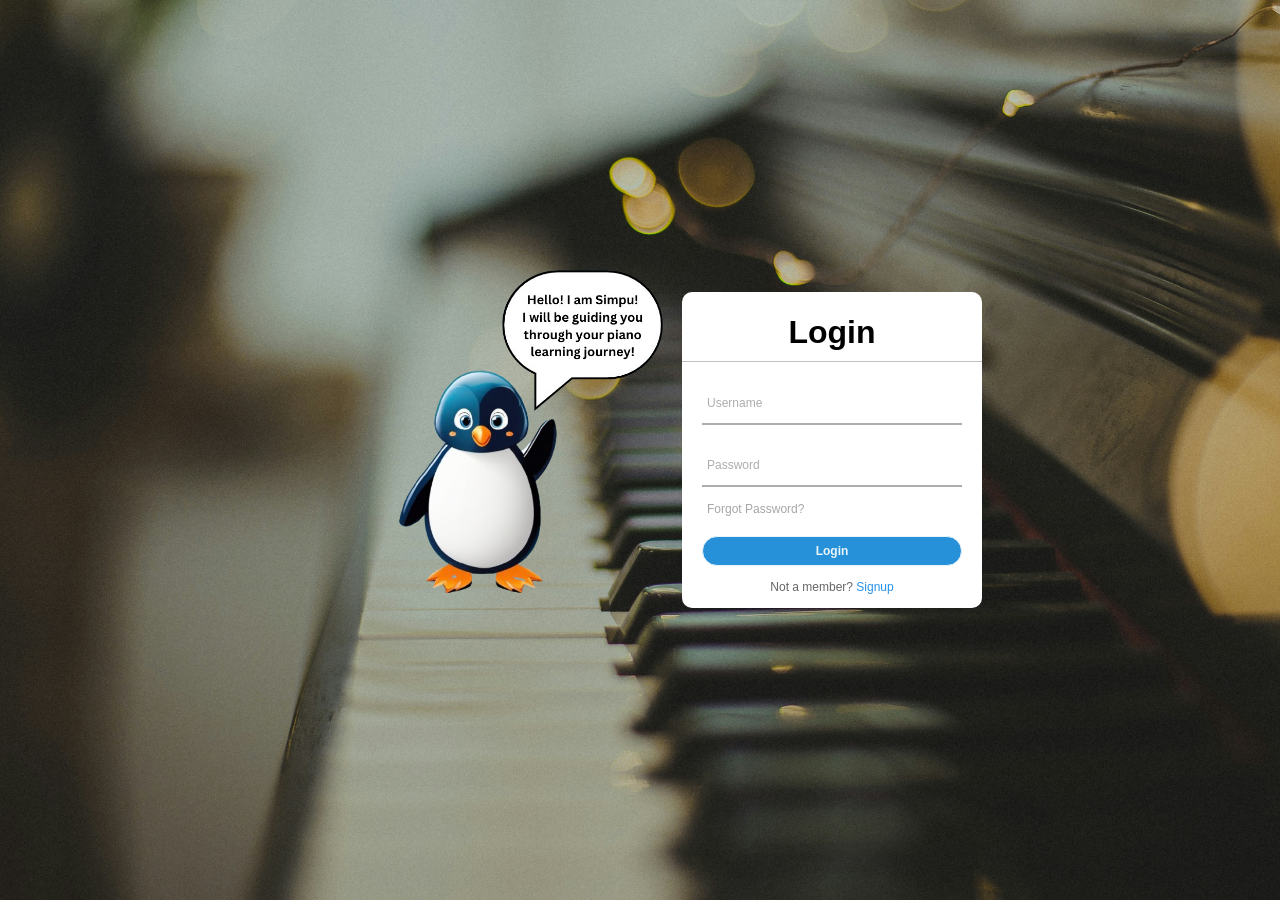
<file: index.html>
<!DOCTYPE html>
<html lang="en">
  <head>
    <meta charset="UTF-8" />
    <meta name="viewport" content="width=device-width, initial-scale=1.0" />
    <title>Login Page</title>
    <link rel="stylesheet" href="LoginPageStyle.css" />
  </head>

  <body>
    <script>
      document.addEventListener("DOMContentLoaded", (event) => {
        const isLoggedIn = localStorage.getItem("isLoggedIn");
        let formState = "login";
        const confirmPasswordContainerElement =
          document.querySelector("#confirm_password");
        const headerElement = document.querySelector("#header");
        const signUpButtonRedirection = document.querySelector(
          "#signup_btn_redirection"
        );
        const signUpLinkContainer = document.querySelector(".signup_link");
        const loginLinkContainer = document.querySelector(".login_link");
        const loginButtonRedirection = document.querySelector(
          "#login_btn_redirection"
        );
        const forgotPasswordContainer = document.querySelector(".pass");
        const submitButtonElement = document.querySelector("#submit_btn");

        const usernameInputElement = document.querySelector("[data-username]");
        const passwordInputElement = document.querySelector("[data-password]");
        const confirmPasswordInputElement = document.querySelector(
          "[data-confirm-password]"
        );

        signUpButtonRedirection.addEventListener("click", (event) => {
          headerElement.textContent = "Register";
          signUpLinkContainer.style.display = "none";
          loginLinkContainer.style.display = "block";
          confirmPasswordContainerElement.style.display = "block";
          forgotPasswordContainer.style.display = "none";
          submitButtonElement.value = "Register";
          formState = "register";
          usernameInputElement.value = "";
          passwordInputElement.value = "";
          confirmPasswordInputElement.value = "";
        });

        loginButtonRedirection.addEventListener("click", (event) => {
          headerElement.textContent = "Login";
          signUpLinkContainer.style.display = "block";
          loginLinkContainer.style.display = "none";
          confirmPasswordContainerElement.style.display = "none";
          forgotPasswordContainer.style.display = "block";
          submitButtonElement.value = "Login";
          formState = "login";
          usernameInputElement.value = "";
          passwordInputElement.value = "";
          confirmPasswordInputElement.value = "";
        });

        submitButtonElement.addEventListener("click", (event) => {
          event.preventDefault();

          const listOfUsers = localStorage.getItem("users")
            ? JSON.parse(localStorage.getItem("users"))
            : [];

          if (formState === "login") {
            const userInput = {
              username: usernameInputElement.value,
              password: passwordInputElement.value,
            };

            const isUserExist = listOfUsers?.some((data) => {
              return data.username === userInput.username;
            });

            let errorMessageElement = usernameInputElement.nextElementSibling;
            let errorPasswordMessageElement =
              passwordInputElement.nextElementSibling;

            if (!isUserExist) {
              errorMessageElement.textContent = "User does not exist";
              errorMessageElement.style.color = "red";
              return;
            }
            errorMessageElement.textContent = "";

            const selectedUser = listOfUsers.find(
              (data) => data.username === userInput.username
            );

            if (selectedUser.password !== userInput.password) {
              errorPasswordMessageElement.textContent = "Incorrect Password";
              errorPasswordMessageElement.style.color = "red";
              return;
            }
            errorPasswordMessageElement.textContent = "";

            console.log("Logging in...");
            localStorage.setItem("current_user", JSON.stringify(userInput));
            window.location.assign("demo.html");
            return;
          }

          if (formState === "register") {
            const newUser = {
              username: usernameInputElement.value,
              password: passwordInputElement.value,
            };
            let errorMessageElement = usernameInputElement.nextElementSibling;
            let errorPasswordMessageElement =
              passwordInputElement.nextElementSibling;

            const isUserExist = listOfUsers?.some((data) => {
              return data.username === newUser.username;
            });

            if (isUserExist) {
              errorMessageElement.textContent = "Username is already taken.";
              errorMessageElement.style.color = "red";
              return;
            }

            if (
              passwordInputElement.value !== confirmPasswordInputElement.value
            ) {
              errorPasswordMessageElement.textContent =
                "Password does not match";
              errorPasswordMessageElement.style.color = "red";
              return;
            }
            errorMessageElement.textContent = "";
            errorPasswordMessageElement.textContent = "";

            listOfUsers.push(newUser);
            localStorage.setItem("users", JSON.stringify(listOfUsers));

            const successMessageContainer = document.createElement("div");
            const successMessageContent = document.createElement("p");
            successMessageContainer.style.display = "flex";
            successMessageContainer.style.width = "100%";
            successMessageContainer.style.flexDirection = "column";
            successMessageContainer.style.alignItems = "center";
            successMessageContent.textContent =
              "You have successfully registered";
            successMessageContent.style.color = "green";
            successMessageContainer.appendChild(successMessageContent);

            setTimeout(
              () => (successMessageContainer.style.display = "none"),
              2000
            );

            submitButtonElement.parentNode.insertBefore(
              successMessageContainer,
              submitButtonElement.nextSibling
            );
            return;
          }
        });
      });
    </script>
<div class="container">
  <div class="image">
    <img src="images/LoginPage1.png" alt="Penguin Image" style="margin-top: 70px; position: relative; width: 400 px; height: 400px; margin-right: -130px;">
  </div>
</div>
  <div class="center">
    <h1 id="header">Login</h1>
    <form>
      <div class="txt_field">
        <input type="text" required data-username />
        <span></span>
        <label>Username</label>
      </div>
      <div class="txt_field">
        <input type="password" required data-password />
        <span></span>
        <label>Password</label>
      </div>
      <div class="txt_field" id="confirm_password" style="display: none">
        <input type="password" required data-confirm-password />
        <span></span>
        <label>Confirm Password</label>
      </div>
      <div class="pass">Forgot Password?</div>
      <input type="submit" value="Login" id="submit_btn" />
    </form>
    <div class="signup_link">
      Not a member? <a href="#" id="signup_btn_redirection">Signup</a>
    </div>
    <div class="login_link" style="display: none">
      Already a member? <a href="#" id="login_btn_redirection">Login</a>
      </div>
    </div>
  </body>
</html>
</file>
<file: LoginPageStyle.css>
html{
  height: 100%;
}

body {
  margin: 0;
  padding: 0;
  font-family: Montserrat, sans-serif;
  background: url('images/background1.jpg') no-repeat center center fixed;
  background-size: cover;
  height: 100%;
  overflow: hidden;
  display: flex;
  justify-content: center;
  align-items: center;

}

.container {
  display: flex;
  align-items: center;
  justify-content: center;
  flex-direction: column; /* Ensure proper alignment on small screens */
}

.image {
  margin-right: 40px;
  margin-bottom: 50px; /* Ensure proper spacing on small screens */
}

.center {
  width: 300px;
  background: white;
  border-radius: 10px;
}

.center h1 {
  text-align: center;
  font-size: 20 px; /* Adjust font size for mobile screens */
  padding: 0 0 10px 0;
  border-bottom: 1px solid silver;
}

.center form {
  padding: 0 20px; /* Adjust padding for mobile screens */
  box-sizing: border-box;
}

form .txt_field {
  position: relative;
  border-bottom: 2px solid #adadad;
  margin: 20px 0; /* Adjust margin for mobile screens */
}

.txt_field input {
  width: 100%;
  padding: 0 5px;
  height: 40px;
  font-size: 12px; /* Adjust font size for mobile screens */
  border: none;
  background: none;
  outline: none;
}

.txt_field label {
  position: absolute;
  top: 50%;
  left: 5px;
  color: #adadad;
  transform: translateY(-50%);
  font-size: 12px; /* Adjust font size for mobile screens */
  pointer-events: none;
  transition: 0.5s;
}

.txt_field span::before {
  content: "";
  position: absolute;
  top: 40px;
  left: 0;
  width: 0;
  height: 2px;
  background: #2691d9;
  transition: 0.5s;
}

.txt_field input:focus ~ label,
.txt_field input:valid ~ label {
  top: -5px;
  color: #2691d9;
}

.txt_field input:focus ~ span::before,
.txt_field input:valid ~ span::before {
  width: 100%;
}

.pass {
  margin: -5px 0 20px 5px;
  font-size: 12px; /* Adjust font size for mobile screens */
  color: #a6a6a6;
  cursor: pointer;
}

.pass:hover {
  text-decoration: underline;
}

input[type="submit"] {
  width: 100%;
  height: 30px; /* Adjust font size for mobile screens */
  border: 1px solid;
  background: #2691d9;
  border-radius: 25px;
  font-size: 12px; /* Adjust font size for mobile screens */
  color: #e9f4fb;
  font-weight: 700;
  cursor: pointer;
  outline: none;
}

input[type="submit"]:hover {
  border-color: #2691d9;
  transition: 0.5s;
}

.signup_link,
.login_link {
  margin: 14px 0; /* Adjust font size for mobile screens */
  text-align: center;
  font-size: 12px; /* Adjust font size for mobile screens */
  color: #666666;
}

.signup_link a {
  color: #2691e9;
  text-decoration: none;
}

.signup_link a:hover {
  text-decoration: underline;
}

/* Media Query for devices with a maximum width of 768px */
@media (max-width: 768px) {
  .container {
    flex-direction: column;
  }

  .image {
    margin-right: 0;
    margin-bottom: 20px;
  }

  .center {
    width: 90%;
    max-width: 350px;
  }

  .center form {
    padding: 0 20px;
  }

  .txt_field input {
    height: 35px;
    font-size: 14px;
  }

  .txt_field label {
    font-size: 14px;
  }

  input[type="submit"] {
    height: 40px;
    font-size: 16px;
  }

  .signup_link,
  .login_link {
    font-size: 12px;
  }
}
</file>
